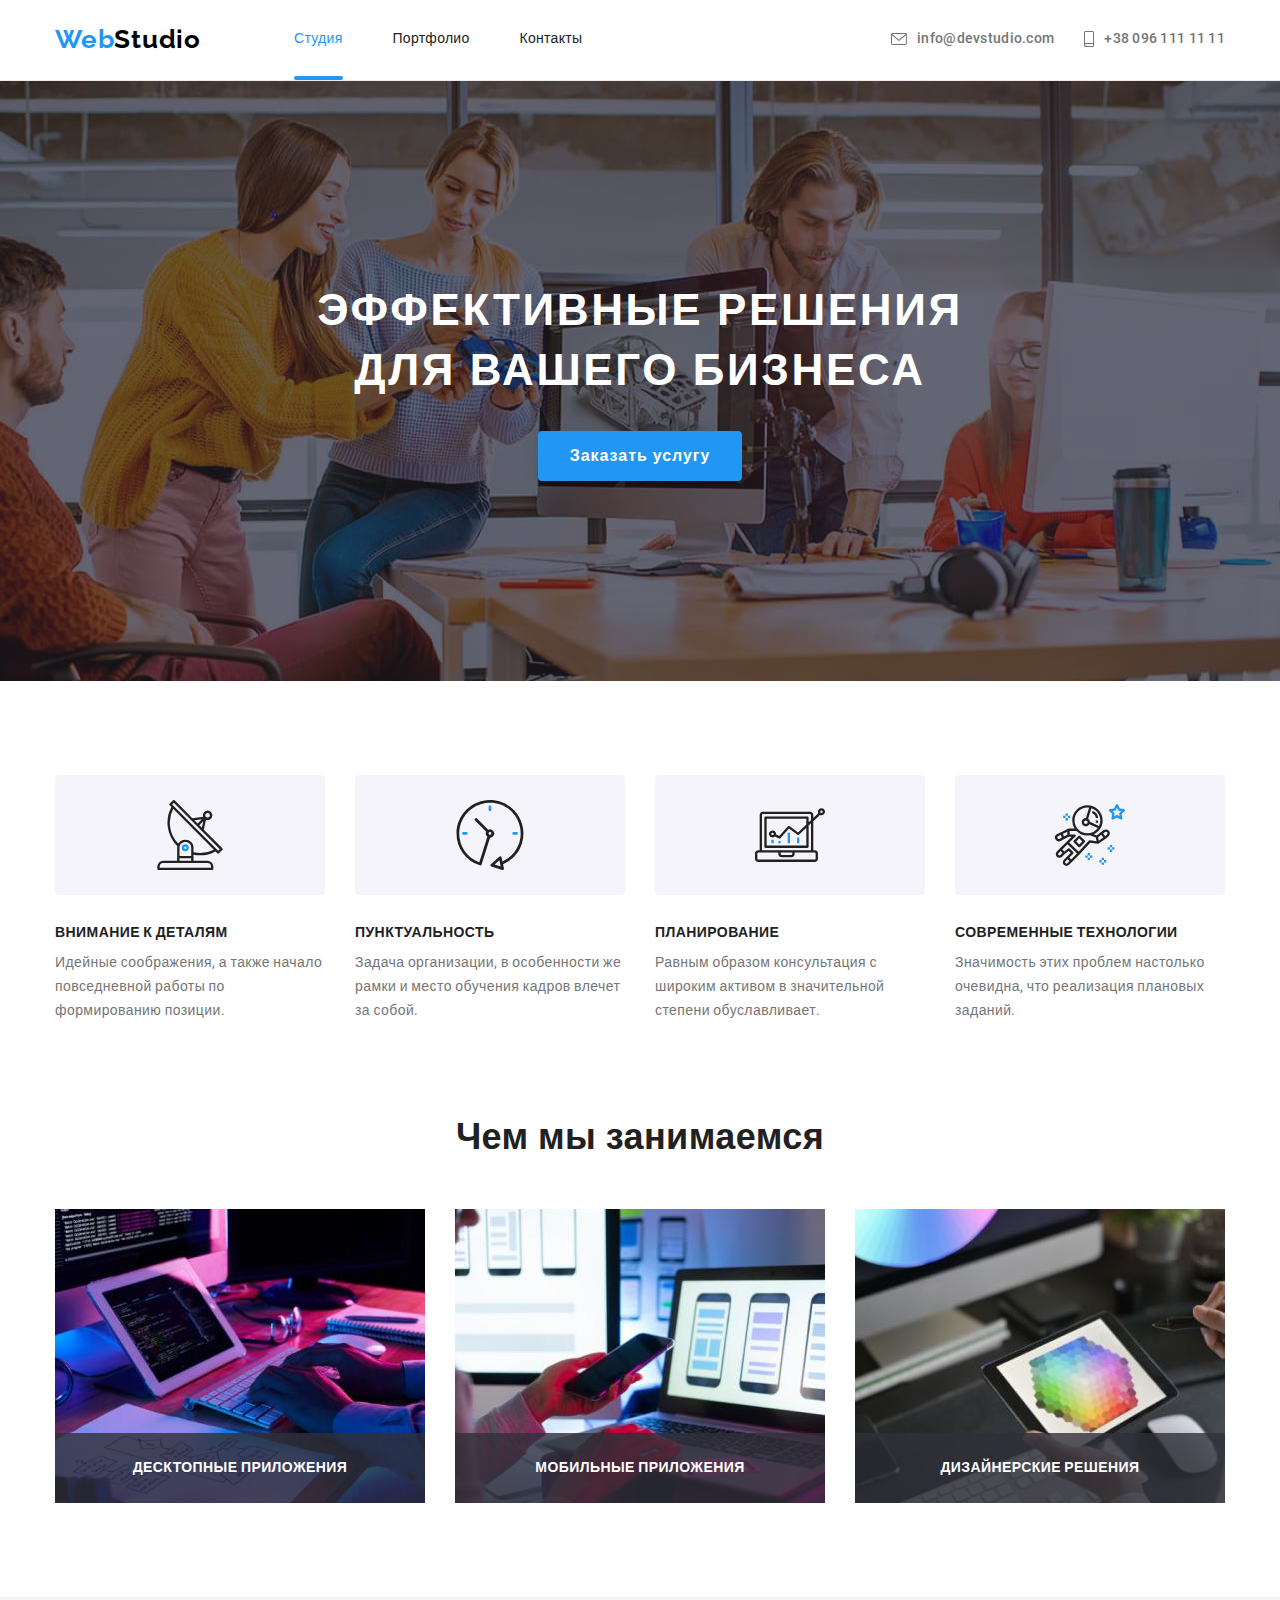
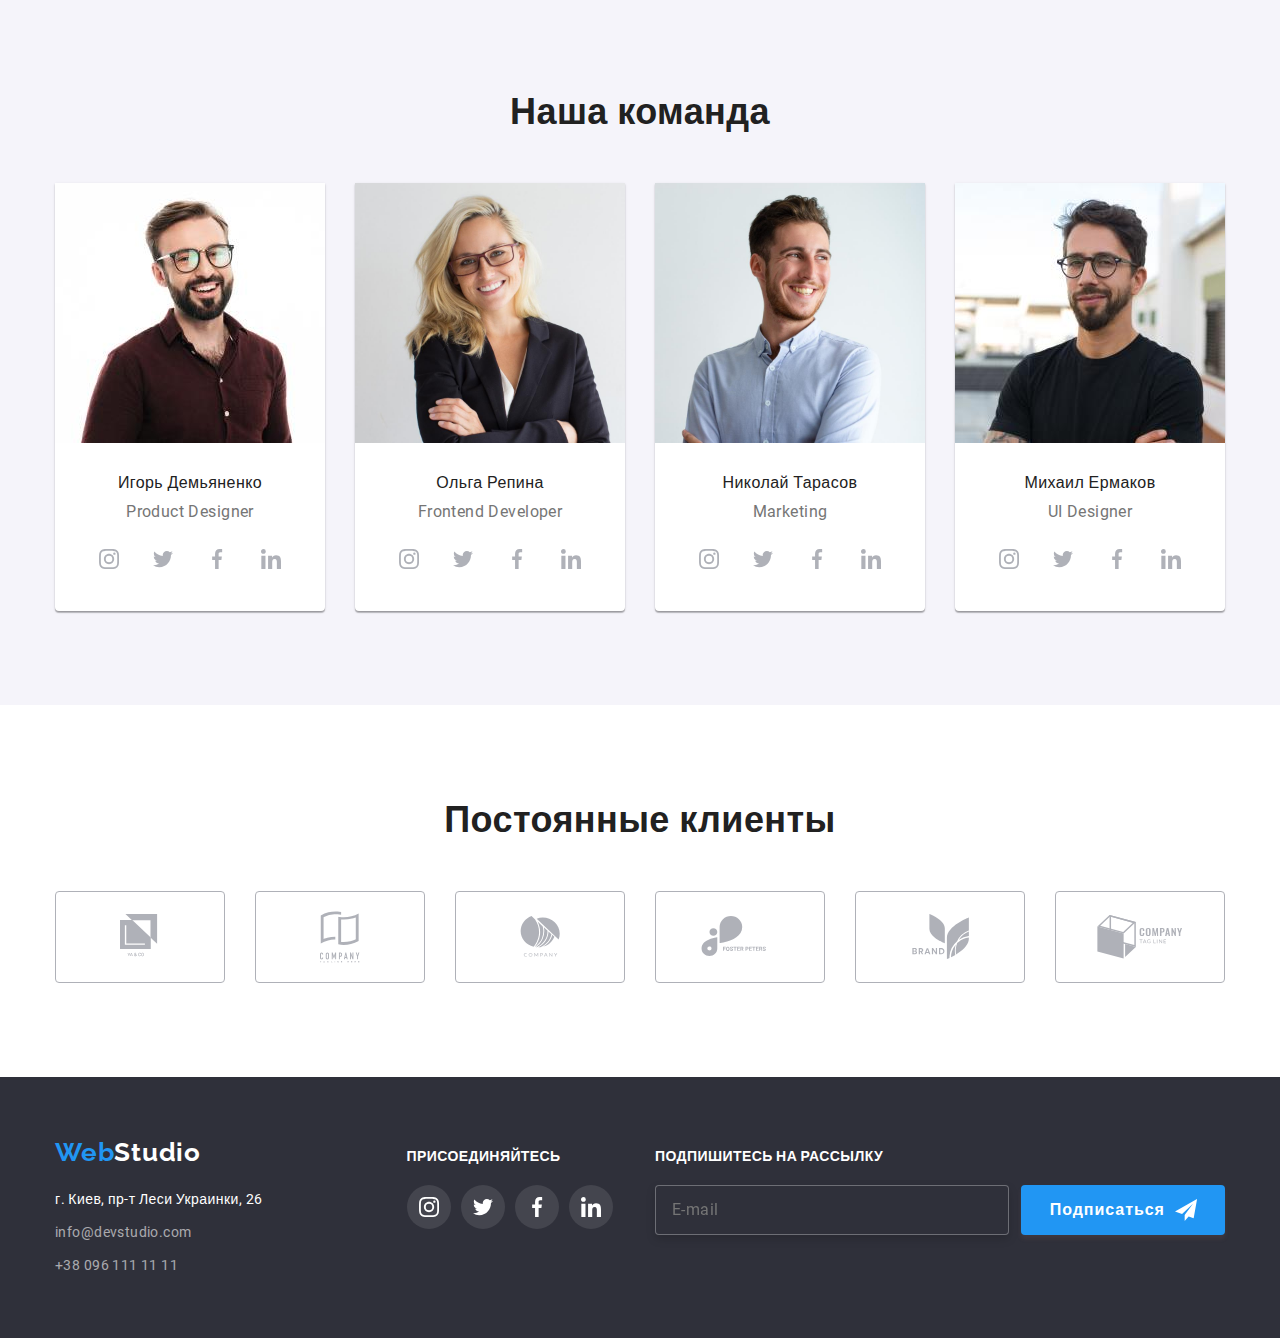
<file: index.html>
<!DOCTYPE html>
<html lang="ru">
  <head>
    <meta charset="UTF-8" />
    <meta http-equiv="X-UA-Compatible" content="IE=edge" />
    <meta name="viewport" content="width=device-width, initial-scale=1.0" />
    <title>Document</title>
    <link rel="premailling" href="https://fonts.gstatic.com" />
    <link
      href="https://fonts.googleapis.com/css2?family=Raleway:wght@700&family=Roboto:wght@400;500;700;900&display=swap"
      rel="stylesheet"
    />
    <link
      rel="stylesheet"
      href="https://cdnjs.cloudflare.com/ajax/libs/modern-normalize/1.0.0/modern-normalize.css"
      integrity="sha512-Zx6MlUMKSVJoQ+83OwhdILe8cSEsCzfqThJd7J/VA2UrK6Ctj85p+xzqfyuNXE5B1k25uUdmJ2OzItbBy9GHAQ=="
      crossorigin="anonymous"
    />
    <link rel="stylesheet" href="./css/main.min.css" />
  </head>
  <body>
    <header class="header">
      <div class="container header__container">
        <nav class="nav">
          <a class="nav__logo" href="./index.html">Web<span class="nav__logo--black">Studio</span></a>
          <ul class="nav__menu">
            <li class="nav__item">
              <a class="link nav__link nav__link--active" href="./index.html">Студия</a>
            </li>
            <li class="nav__item">
              <a class="link nav__link" href="./portfolio.html">Портфолио</a>
            </li>
            <li class="nav__item">
              <a class="link nav__link" href="#address">Контакты</a>
            </li>
          </ul>
        </nav>
        <ul class="contacts__list--flex">
          <li class="contacts__item">
            <a class="contacts__link link" href="info@devstudio.com">
              <svg width="16px" height="12px" class="contacts__icon">
                <use href="./images/icons.svg#icon-mail"></use>
              </svg>
              info@devstudio.com
            </a>
          </li>
          <li class="contacts__item">
            <a class="contacts__link contacts__link link" href="+380961111111">
              <svg width="10px" height="16px" class="contacts__icon">
                <use href="./images/icons.svg#icon-smartphone"></use>
              </svg>
              +38 096 111 11 11
            </a>
          </li>
        </ul>
      </div>
    </header>    
    <main>
      <section class="hero">
        <div class="container hero__content">
          <h1 class="hero__title">Эффективные решения для вашего бизнеса</h1>
          <button class="button" type="button" data-modal-open>Заказать услугу</button>
        </div>
        <div class="backdrop is-hidden" data-modal>
          <div class="modal">
            <h2 class="modal__title">Оставьте свои данные, мы вам перезвоним</h2>
            <div class="modal__box">   
              <form class="contact-form">     
                <div class="contact-form__field">
                  <label class="contact-form__label" for="name">Имя</label>
                  <svg width="18px" height="18px" class="contact-form__icons">
                    <use href="./images/icons.svg#icon-icon-name-user-form"></use>
                  </svg>
                  <input class="contact-form__input" type="text" name="name" id="name" pattern="[A-Za-zА-Яа-яЁё]+$" required>              
                </div>           
  
                <div class="contact-form__field">
                  <label class="contact-form__label" for="tel">Телефон</label>
                  <svg width="18px" height="18px" class="contact-form__icons">
                    <use href="./images/icons.svg#icon-icon-tel-form"></use>
                  </svg>
                  <input class="contact-form__input" type="tel" name="tel" id="tel" pattern="[0-9]{10}" required>
                </div>
  
                <div class="contact-form__field">
                  <label class="contact-form__label" for="email">Почта</label>
                  <svg width="18px" height="18px" class="contact-form__icons">
                    <use href="./images/icons.svg#icon-icon-email-form"></use>
                  </svg>
                  <input class="contact-form__input" type="email" name="email" id="email" required>
                </div>
              
                <div class="contact-form__comment">
                  <label class="contact-form__label" for="comment">Комментарий</label>
                  <textarea class="contact-form__message" name="comment" id="comment" rows="4" placeholder="Введите текст" required></textarea>
                </div>
              
                <div class="contact-form__licence">
                  <input 
                  type="checkbox" 
                  name="licence" 
                  id="licence" 
                  class="contact-form__checkbox visually-hidden" 
                  required>
                  <label 
                  for="licence"
                  class="contact-form__checkbox-label">Соглашаюсь с рассылкой и принимаю&ensp;
                  <a class="contact-form__checkbox-link" href="#">Условия договора</a>
                  </label>
                </div>
  
                <button class="button contact-form__submit" type="submit">Отправить</button>
              </form>
              <button class="modal__btn-close" data-modal-close>
                <svg width="18px" height="18px" class="modal__btn-close-icon">
                  <use href="./images/icons.svg#icon-modal-close"></use>
                </svg>
              </button>
            </div>
          </div>
        </div>
      </section>
      <section class="advantages">
        <div class="container">
          <h2 class="visually-hidden">Наши преимущества</h2>
          <ul class="advantages__list">
            <li class="advantages__item">
              <div class="advantages__img">
                <svg width="70px" height="70px" class="advantages__icon">
                  <use href=./images/icons.svg#icon-antenna></use>
                </svg>
              </div>              
              <h3 class="advantages__title">Внимание к деталям</h3>
              <p>Идейные соображения, а также начало повседневной работы по формированию позиции.</p>
            </li>
            <li class="advantages__item">
              <div class="advantages__img">
                <svg width="70px" height="70px" class="advantages__icon">
                  <use href=./images/icons.svg#icon-clock></use>
                </svg>
              </div>
              <h3 class="advantages__title">Пунктуальность</h3>
              <p>Задача организации, в особенности же рамки и место обучения кадров влечет за собой.</p>
            </li>
            <li class="advantages__item">
              <div class="advantages__img">
                <svg width="70px" height="70px" class="advantages__icon">
                  <use href=./images/icons.svg#icon-diagram></use>
                </svg>
              </div>              
              <h3 class="advantages__title">Планирование</h3>
              <p>Равным образом консультация с широким активом в значительной степени обуславливает.</p>
            </li>
            <li class="advantages__item">
              <div class="advantages__img">
                <svg width="70px" height="70px" class="advantages__icon">
                  <use href=./images/icons.svg#icon-astronaut></use>
                </svg>
              </div>
              <h3 class="advantages__title">Современные технологии</h3>
              <p>Значимость этих проблем настолько очевидна, что реализация плановых заданий.</p>
            </li>
          </ul>
        </div>
      </section>
      <section class="services">
        <div class="container">
          <h2 class="services__title">Чем мы занимаемся</h2>
          <ul class="list services__list">
            <li class="services__item">
              <div class="services__thumb">
                <img src="./images/pic1.jpg" alt="photo 1" width="370" />
                <p class="services__label">Десктопные приложения</p>
              </div>              
            </li>
            <li class="services__item">
              <div class="services__thumb">
                <img src="./images/pic2.jpg" alt="photo 2" width="370" />
                <p class="services__label">Мобильные приложения</p>
              </div>              
            </li>
            <li class="services__item">
              <div class="services__thumb">
                <img src="./images/pic3.jpg" alt="photo 3" width="370" />
                <p class="services__label">Дизайнерские решения</p>
              </div>              
            </li>
          </ul>
        </div>
      </section>
      <section class="team">
        <div class="container">
          <h2 class="team__title">Наша команда</h2>
          <ul class="team_list">
            <li class="team__item">
              <img src="./images/ProductDesigner.jpg" alt="Product Designer" width="270" />
              <div class="team__info">
                <h3 class="team__title-name">Игорь Демьяненко</h3>
                <p class="team__position" lang="en">Product Designer</p>
                <ul class="social">
                  <li class="social__item">
                    <a class="link social__link " href="https://instagram.com">
                      <svg width="20px" height="20px" class="social__icon">
                        <use href="./images/icons.svg#icon-instagram"></use>
                      </svg>
                    </a>
                  </li>
                  <li class="social__item">
                    <a class="link social__link  social__link--hover-white social__link--hover-white social__link--hover-white social__link--hover-white social__link--hover-white" href="" target="_blank" rel="noopener noreferrer">
                      <svg width="20px" height="20px" class="social__icon">
                        <use href="./images/icons.svg#icon-twitter"></use>
                      </svg>
                    </a>
                  </li>
                  <li class="social__item">
                    <a class="link social__link" href="" target="_blank" rel="noopener noreferrer">
                      <svg width="20px" height="20px" class="social__icon">
                        <use href="./images/icons.svg#icon-facebook"></use>
                      </svg>
                    </a>
                  </li>
                  <li class="social__item">
                    <a class="link social__link" href="" target="_blank" rel="noopener noreferrer">
                      <svg width="20px" height="20px" class="social__icon">
                        <use href="./images/icons.svg#icon-linkedin"></use>
                      </svg>
                    </a>
                  </li>
                </ul>
              </div>
            </li>
            <li class="team__item">
              <img src="./images/FrontendDeveloper.jpg" alt="Frontend Developer" width="270" />
              <div class="team__info">
                <h3 class="team__title-name">Ольга Репина</h3>
                <p class="team__position" lang="en">Frontend Developer</p>
                <ul class="social">
                  <li class="social__item">
                    <a class="link social__link" href="" target="_blank" rel="noopener noreferrer">
                      <svg width="20px" height="20px" class="social__icon">
                        <use href="./images/icons.svg#icon-instagram"></use>
                      </svg>
                    </a>
                  </li>
                  <li class="social__item">
                    <a class="link social__link" href="" target="_blank" rel="noopener noreferrer">
                      <svg width="20px" height="20px" class="social__icon">
                        <use href="./images/icons.svg#icon-twitter"></use>
                      </svg>
                    </a>
                  </li>
                  <li class="social__item">
                    <a class="link social__link" href="" target="_blank" rel="noopener noreferrer">
                      <svg width="20px" height="20px" class="social__icon">
                        <use href="./images/icons.svg#icon-facebook"></use>
                      </svg>
                    </a>
                  </li>
                  <li class="social__item">
                    <a class="link social__link" href="" target="_blank" rel="noopener noreferrer">
                      <svg width="20px" height="20px" class="social__icon">
                        <use href="./images/icons.svg#icon-linkedin"></use>
                      </svg>
                    </a>
                  </li>
                </ul>
              </div>
            </li>
            <li class="team__item">
              <img src="./images/Marketing.jpg" alt="Marketing" width="270" />
              <div class="team__info">
                <h3 class="team__title-name">Николай Тарасов</h3>
                <p class="team__position" lang="en">Marketing</p>
                <ul class="social">
                  <li class="social__item">
                    <a class="link social__link" href="https://instagram.com">
                      <svg width="20px" height="20px" class="social__icon">
                        <use href="./images/icons.svg#icon-instagram"></use>
                      </svg>
                    </a>
                  </li>
                  <li class="social__item">
                    <a class="link social__link" href="" target="_blank" rel="noopener noreferrer">
                      <svg width="20px" height="20px" class="social__icon">
                        <use href="./images/icons.svg#icon-twitter"></use>
                      </svg>
                    </a>
                  </li>
                  <li class="social__item">
                    <a class="link social__link" href="" target="_blank" rel="noopener noreferrer">
                      <svg width="20px" height="20px" class="social__icon">
                        <use href="./images/icons.svg#icon-facebook"></use>
                      </svg>
                    </a>
                  </li>
                  <li class="social__item">
                    <a class="link social__link" href="" target="_blank" rel="noopener noreferrer">
                      <svg width="20px" height="20px" class="social__icon">
                        <use href="./images/icons.svg#icon-linkedin"></use>
                      </svg>
                    </a>
                  </li>
                </ul>
              </div>
            </li>
            <li class="team__item">
              <img src="./images/UIDesigner.jpg" alt="UI Designer" width="270" />
              <div class="team__info">
                <h3 class="team__title-name">Михаил Ермаков</h3>
                <p class="team__position" lang="en">UI Designer</p>
                <ul class="social">
                  <li class="social__item">
                    <a class="link social__link" href="https://instagram.com" target="_blank" rel="noopener noreferrer">
                      <svg width="20px" height="20px" class="social__icon">
                        <use href="./images/icons.svg#icon-instagram"></use>
                      </svg>
                    </a>
                  </li>
                  <li class="social__item">
                    <a class="link social__link" href="" target="_blank" rel="noopener noreferrer">
                      <svg width="20px" height="20px" class="social__icon">
                        <use href="./images/icons.svg#icon-twitter"></use>
                      </svg>
                    </a>
                  </li>
                  <li class="social__item">
                    <a class="link social__link" href="" target="_blank" rel="noopener noreferrer">
                      <svg width="20px" height="20px" class="social__icon">
                        <use href="./images/icons.svg#icon-facebook"></use>
                      </svg>
                    </a>
                  </li>
                  <li class="social__item">
                    <a class="link social__link" href="" target="_blank" rel="noopener noreferrer">
                      <svg width="20px" height="20px" class="social__icon">
                        <use href="./images/icons.svg#icon-linkedin"></use>
                      </svg>
                    </a>
                  </li>
                </ul>
              </div>
            </li>
          </ul>
        </div>
      </section>
    </main>
    <section class="clients">
      <div class="container">
        <h2 class="clients__title">Постоянные клиенты</h2>
        <ul class="clients__list">
          <li class="clients__item">          
            <a class="link clients__link" href="">    
              <svg class="clients__icon" width="41px" height="47px">
                <use href="./images/icons.svg#icon-logo1"></use>
              </svg>                
            </a>          
          </li>
          <li class="clients__item">
            <a class="link clients__link" href="">    
              <svg class="clients__icon" width="40px" height="52px">
                <use href="./images/icons.svg#icon-logo2"></use>
              </svg>            
            </a>          
          </li>
          <li class="clients__item">
            <a class="link clients__link" href="">    
              <svg class="clients__icon" width="43px" height="41px">
                <use href="./images/icons.svg#icon-logo3"></use>
              </svg>
            </a>          
          </li>
          <li class="clients__item">
            <a class="link clients__link" href="">    
              <svg class="clients__icon" width="84px" height="41px">
                <use href="./images/icons.svg#icon-logo4"></use>
              </svg>
            </a>          
          </li>
          <li class="clients__item">
            <a class="link clients__link" href="">    
              <svg class="clients__icon" width="63px" height="45px">
                <use href="./images/icons.svg#icon-logo5"></use>
              </svg>           
            </a>          
          </li>
          <li class="clients__item">
            <a class="link clients__link" href="">    
              <svg class="clients__icon" width="94px" height="44px">
                <use href="./images/icons.svg#icon-logo6"></use>
              </svg>            
            </a>          
          </li>
        </ul>
      </div>      
    </section>
    <footer class="footer">
      <div class="container footer__container">
        <div class="footer__left">
          <a class="footer__logo" href="./index.html">Web<span class="footer__logo--white">Studio</span></a>
          <address class="address" id="address">
            <p class="address__mail">г. Киев, пр-т Леси Украинки, 26</p>
            <ul class="contacts__list">
              <li class="contacts__item--column"><a class="contacts__link--column link" href="mailto:info@devstudio.com">info@devstudio.com</a></li>
              <li class="contacts__item--column"><a class="contacts__link--column link" href="tel:+380961111111">+38 096 111 11 11</a></li>
            </ul>
          </address>
        </div>
        <div class="follow">
          <h3 class="follow__title">присоединяйтесь</h3>
          <ul class="social">
            <li class="social__item">
              <a class="link social__link social-link--grey" href="https://instagram.com">
                <svg width="20px" height="20px" class="social__icon">
                  <use href="./images/icons.svg#icon-instagram"></use>
                </svg>
              </a>
            </li>
            <li class="social__item">
              <a class="link social__link social-link--grey" href="" target="_blank" rel="noopener noreferrer">
                <svg width="20px" height="20px" class="social__icon">
                  <use href="./images/icons.svg#icon-twitter"></use>
                </svg>
              </a>
            </li>
            <li class="social__item">
              <a class="link social__link social-link--grey" href="" target="_blank" rel="noopener noreferrer">
                <svg width="20px" height="20px" class="social__icon">
                  <use href="./images/icons.svg#icon-facebook"></use>
                </svg>
              </a>
            </li>
            <li class="social__item">
              <a class="link social__link social-link--grey" href="" target="_blank" rel="noopener noreferrer">
                <svg width="20px" height="20px" class="social__icon">
                  <use href="./images/icons.svg#icon-linkedin"></use>
                </svg>
              </a>
            </li>
          </ul>
        </div>
        <form class="mailling">          
          <h3 class="mailling__title">Подпишитесь на рассылку</h3> 
          <div class="mailling__box">
            <label for="mailling__label"></label>
            <input id="mailling" name="email-mailling" type="email" class="mailling__input"  placeholder="E-mail">
            <button class="button mailling__btn" type="submit">Подписаться
              <svg  width="24px" height="24px" class="mailling-icon">
                <use href="./images/icons.svg#icon-icon-telegram"></use>
              </svg> 
            </button>
          </div>          
        </form> 
      </div>   
    </footer>    
    <script src="./js/modal.js"></script>
  </body>
</html>
</file>
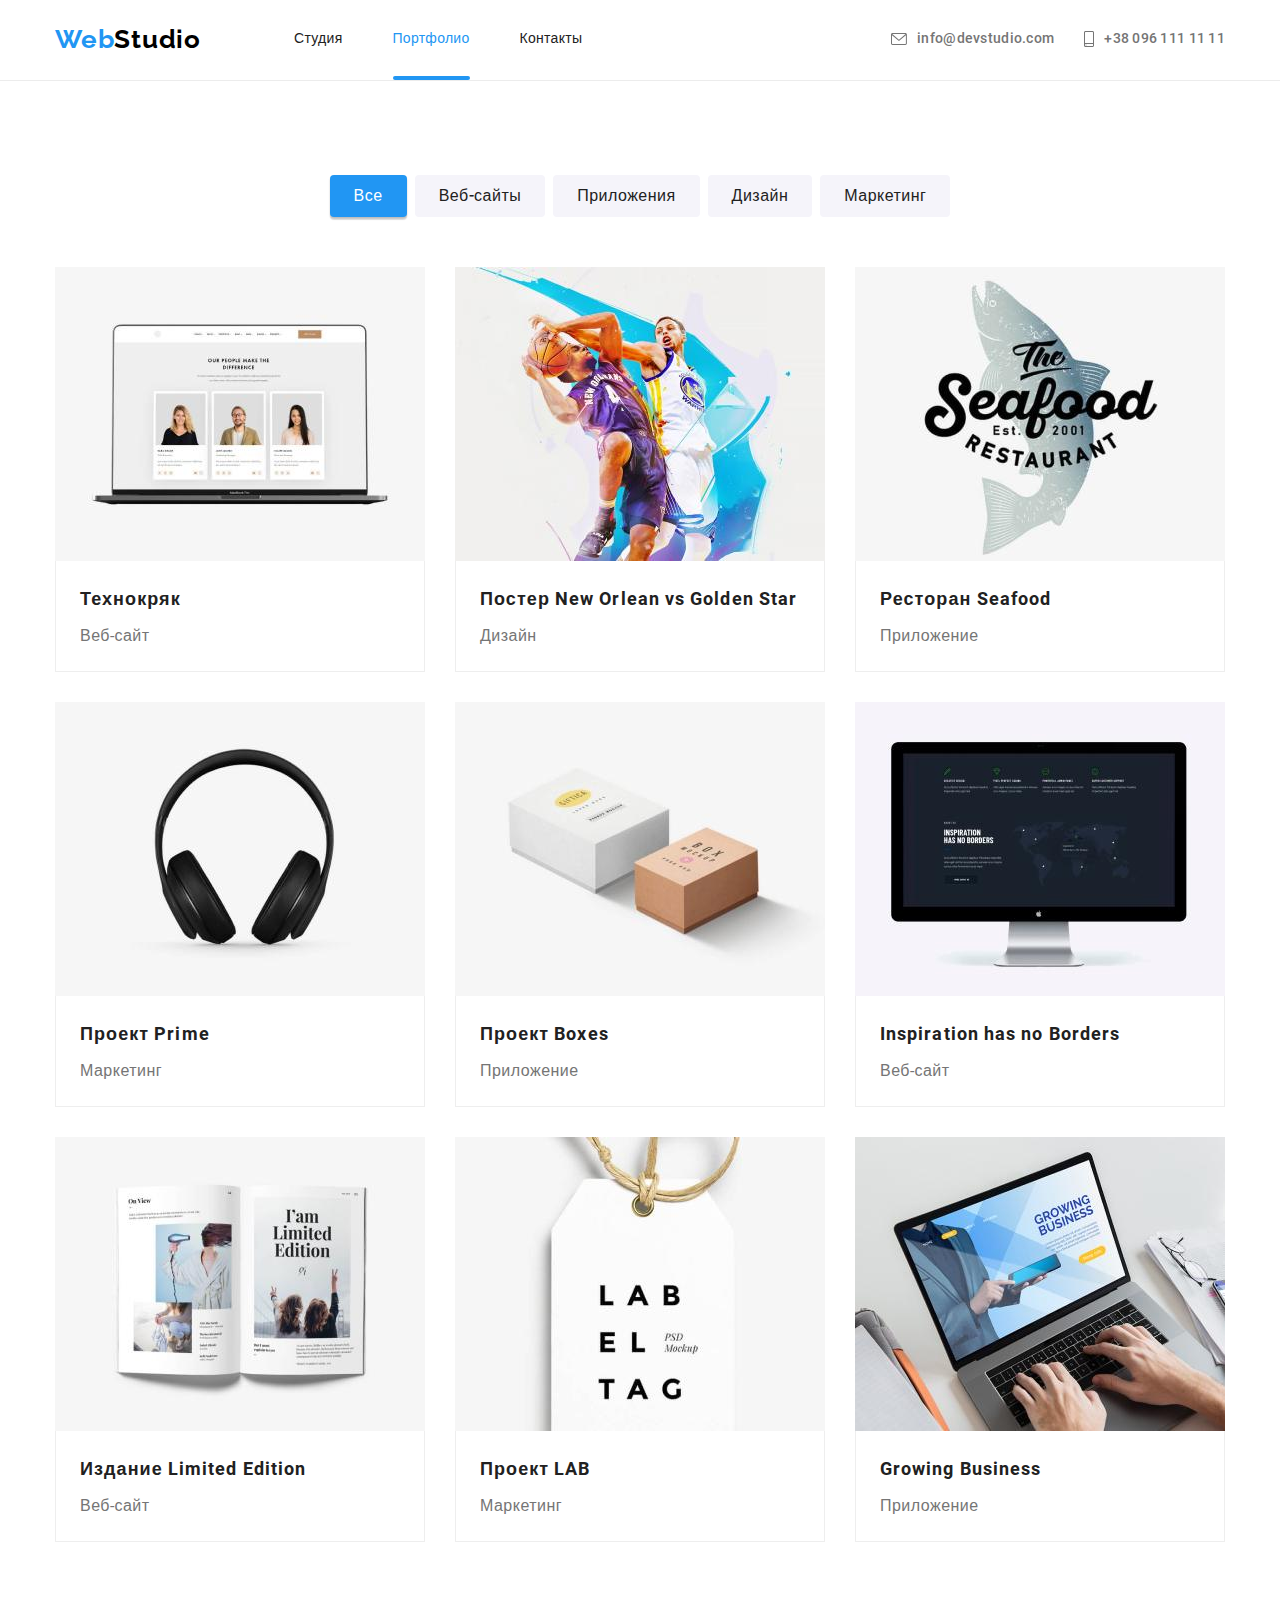
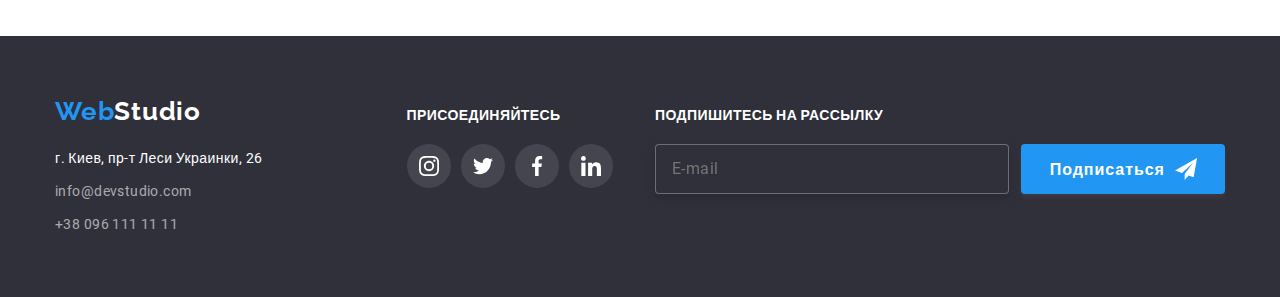
<file: portfolio.html>
<!DOCTYPE html>
<html lang="ru">
  <head>
    <meta charset="UTF-8" />
    <meta http-equiv="X-UA-Compatible" content="IE=edge" />
    <meta name="viewport" content="width=device-width, initial-scale=1.0" />
    <title>Document</title>
    <link rel="premailling" href="https://fonts.gstatic.com" />
    <link
      href="https://fonts.googleapis.com/css2?family=Raleway:wght@700&family=Roboto:wght@400;500;700;900&display=swap"
      rel="stylesheet"
    />
    <link
      rel="stylesheet"
      href="https://cdnjs.cloudflare.com/ajax/libs/modern-normalize/1.0.0/modern-normalize.css"
      integrity="sha512-Zx6MlUMKSVJoQ+83OwhdILe8cSEsCzfqThJd7J/VA2UrK6Ctj85p+xzqfyuNXE5B1k25uUdmJ2OzItbBy9GHAQ=="
      crossorigin="anonymous"
    />
    <link rel="stylesheet" href="./css/main.min.css" />
  </head>
  <body>
    <header class="header">
      <div class="container header__container">
        <nav class="nav">
          <a class="nav__logo" href="./index.html">Web<span class="nav__logo--black">Studio</span></a>
          <ul class="nav__menu">
            <li class="nav__item">
              <a class="link nav__link" href="./index.html">Студия</a>
            </li>
            <li class="nav__item">
              <a class="link nav__link nav__link--active" href="./portfolio.html">Портфолио</a>
            </li>
            <li class="nav__item">
              <a class="link nav__link" href="#address">Контакты</a>
            </li>
          </ul>
        </nav>
        <ul class="contacts__list--flex">
          <li class="contacts__item">
            <a class="contacts__link link" href="info@devstudio.com">
              <svg width="16px" height="12px" class="contacts__icon">
                <use href="./images/icons.svg#icon-mail"></use>
              </svg>
              info@devstudio.com
            </a>
          </li>
          <li class="contacts__item">
            <a class="contacts__link contacts__link link" href="+380961111111">
              <svg width="10px" height="16px" class="contacts__icon">
                <use href="./images/icons.svg#icon-smartphone"></use>
              </svg>
              +38 096 111 11 11
            </a>
          </li>
        </ul>
      </div>
    </header>
    <main>
      <section class="portfolio">
        <div class="container portfolio__container">
          <h1 class="visually-hidden">Projects</h1>
          <ul class="filter__list">
            <li class="filter__item">
              <button type="button" class="portfolio__btn portfolio__btn--active">Все</button>
            </li>
            <li class="filter__item"><button type="button" class="portfolio__btn">Веб-сайты</button></li>
            <li class="filter__item"><button type="button" class="portfolio__btn">Приложения</button></li>
            <li class="filter__item"><button type="button" class="portfolio__btn">Дизайн</button></li>
            <li class="filter__item"><button type="button" class="portfolio__btn">Маркетинг</button></li>
          </ul>
          <ul class="portfolio__list">
            <li class="portfolio__item">
              <a class="portfolio__link" href="">
                <div class="portfolio__box">
                  <img src="./images/projects/img1.jpg" alt="ноутбук со страницей веб-студии" width="370" />
                  <div class="portfolio__overlay">
                    <p>
                      Технокряк это современная площадка распространения коронавируса. Компании используют эту платформу
                      для цифрового шпионажа и атак на защищённые сервера конкурентов.
                    </p>
                  </div>
                </div>
                <div class="portfolio__info">
                  <h2 class="portfolio__title">Технокряк</h2>
                  <p class="portfolio__text">Веб-сайт</p>
                </div>
              </a>
            </li>
            <li class="portfolio__item">
              <a class="portfolio__link" href="">
                <div class="portfolio__box">
                  <img src="./images/projects/img2.jpg" alt="два баскетболиста с мячом" width="370" />
                  <div class="portfolio__overlay">
                    <p>
                      Технокряк это современная площадка распространения коронавируса. Компании используют эту платформу
                      для цифрового шпионажа и атак на защищённые сервера конкурентов.
                    </p>
                  </div>
                </div>
                <div class="portfolio__info">
                  <h2 class="portfolio__title">Постер New Orlean vs Golden Star</h2>
                  <p class="portfolio__text">Дизайн</p>
                </div>
              </a>
            </li>
            <li class="portfolio__item">
              <a class="portfolio__link" href="">
                <div class="portfolio__box">
                  <img src="./images/projects/img3.jpg" alt="рыба с логотипом" width="370" />
                  <div class="portfolio__overlay">
                    <p>
                      Технокряк это современная площадка распространения коронавируса. Компании используют эту платформу
                      для цифрового шпионажа и атак на защищённые сервера конкурентов.
                    </p>
                  </div>
                </div>
                <div class="portfolio__info">
                  <h2 class="portfolio__title">Ресторан Seafood</h2>
                  <p class="portfolio__text">Приложение</p>
                </div>
              </a>
            </li>
            <li class="portfolio__item">
              <a class="portfolio__link" href="">
                <div class="portfolio__box">
                  <img src="./images/projects/img4.jpg" alt="наушники" width="370" />
                  <div class="portfolio__overlay">
                    <p>
                      Технокряк это современная площадка распространения коронавируса. Компании используют эту платформу
                      для цифрового шпионажа и атак на защищённые сервера конкурентов.
                    </p>
                  </div>
                </div>
                <div class="portfolio__info">
                  <h2 class="portfolio__title">Проект Prime</h2>
                  <p class="portfolio__text">Маркетинг</p>
                </div>
              </a>
            </li>
            <li class="portfolio__item">
              <a class="portfolio__link" href="">
                <div class="portfolio__box">
                  <img src="./images/projects/img5.jpg" alt="две коробки" width="370" />
                  <div class="portfolio__overlay">
                    <p>
                      Технокряк это современная площадка распространения коронавируса. Компании используют эту платформу
                      для цифрового шпионажа и атак на защищённые сервера конкурентов.
                    </p>
                  </div>
                </div>
                <div class="portfolio__info">
                  <h2 class="portfolio__title">Проект Boxes</h2>
                  <p class="portfolio__text">Приложение</p>
                </div>
              </a>
            </li>
            <li class="portfolio__item">
              <a class="portfolio__link" href="">
                <div class="portfolio__box">
                  <img src="./images/projects/img6.jpg" alt="компьютер" width="370" />
                  <div class="portfolio__overlay">
                    <p>
                      Технокряк это современная площадка распространения коронавируса. Компании используют эту платформу
                      для цифрового шпионажа и атак на защищённые сервера конкурентов.
                    </p>
                  </div>
                </div>
                <div class="portfolio__info">
                  <h2 class="portfolio__title" lang="en">Inspiration has no Borders</h2>
                  <p class="portfolio__text">Веб-сайт</p>
                </div>
              </a>
            </li>
            <li class="portfolio__item">
              <a class="portfolio__link" href="">
                <div class="portfolio__box">
                  <img src="./images/projects/img7.jpg" alt="журнал" width="370" />
                  <div class="portfolio__overlay">
                    <p>
                      Технокряк это современная площадка распространения коронавируса. Компании используют эту платформу
                      для цифрового шпионажа и атак на защищённые сервера конкурентов.
                    </p>
                  </div>
                </div>
                <div class="portfolio__info">
                  <h2 class="portfolio__title">Издание Limited Edition</h2>
                  <p class="portfolio__text">Веб-сайт</p>
                </div>
              </a>
            </li>
            <li class="portfolio__item">
              <a class="portfolio__link" href="">
                <div class="portfolio__box">
                  <img src="./images/projects/img8.jpg" alt="бирка" width="370" />
                  <div class="portfolio__overlay">
                    <p>
                      Технокряк это современная площадка распространения коронавируса. Компании используют эту платформу
                      для цифрового шпионажа и атак на защищённые сервера конкурентов.
                    </p>
                  </div>
                </div>
                <div class="portfolio__info">
                  <h2 class="portfolio__title">Проект LAB</h2>
                  <p class="portfolio__text">Маркетинг</p>
                </div>
              </a>
            </li>
            <li class="portfolio__item">
              <a class="portfolio__link" href="https://">
                <div class="portfolio__box">
                  <img src="./images/projects/img9.jpg" alt="работа за ноутбуком" width="370" />
                  <div class="portfolio__overlay">
                    <p>
                      Технокряк это современная площадка распространения коронавируса. Компании используют эту платформу
                      для цифрового шпионажа и атак на защищённые сервера конкурентов.
                    </p>
                  </div>
                </div>
                <div class="portfolio__info">
                  <h2 class="portfolio__title" lang="en">Growing Business</h2>
                  <p class="portfolio__text">Приложение</p>
                </div>
              </a>
            </li>
          </ul>
        </div>
      </section>
    </main>
    <footer class="footer">
      <div class="container footer__container">
        <div class="footer__left">
          <a class="footer__logo" href="./index.html">Web<span class="footer__logo--white">Studio</span></a>
          <address class="address" id="address">
            <p class="address__mail">г. Киев, пр-т Леси Украинки, 26</p>
            <ul class="contacts__list">
              <li class="contacts__item--column"><a class="contacts__link--column link" href="mailto:info@devstudio.com">info@devstudio.com</a></li>
              <li class="contacts__item--column"><a class="contacts__link--column link" href="tel:+380961111111">+38 096 111 11 11</a></li>
            </ul>
          </address>
        </div>
        <div class="follow">
          <h3 class="follow__title">присоединяйтесь</h3>
          <ul class="social footer__social">
            <li class="social__item">
              <a class="link social__link social-link--grey" href="https://instagram.com">
                <svg width="20px" height="20px" class="social__icon">
                  <use href="./images/icons.svg#icon-instagram"></use>
                </svg>
              </a>
            </li>
            <li class="social__item">
              <a class="link social__link social-link--grey" href="" target="_blank" rel="noopener noreferrer">
                <svg width="20px" height="20px" class="social__icon">
                  <use href="./images/icons.svg#icon-twitter"></use>
                </svg>
              </a>
            </li>
            <li class="social__item">
              <a class="link social__link social-link--grey" href="" target="_blank" rel="noopener noreferrer">
                <svg width="20px" height="20px" class="social__icon">
                  <use href="./images/icons.svg#icon-facebook"></use>
                </svg>
              </a>
            </li>
            <li class="social__item">
              <a class="link social__link social-link--grey" href="" target="_blank" rel="noopener noreferrer">
                <svg width="20px" height="20px" class="social__icon">
                  <use href="./images/icons.svg#icon-linkedin"></use>
                </svg>
              </a>
            </li>
          </ul>
        </div>
        <form class="mailling">          
          <h3 class="mailling__title">Подпишитесь на рассылку</h3> 
          <div class="mailling__box">
            <label for="mailling__label"></label>
            <input id="mailling" name="email-mailling" type="email" class="mailling__input"  placeholder="E-mail">
            <button class="button mailling__btn" type="submit">Подписаться
              <svg  width="24px" height="24px" class="mailling-icon">
                <use href="./images/icons.svg#icon-icon-telegram"></use>
              </svg> 
            </button>
          </div>          
        </form> 
      </div>   
    </footer> 
  </body>
</html>
</file>
<file: css/main.min.css>
@font-face{font-family:'Roboto';font-style:normal;font-weight:400;src:url("../fonts/roboto-v27-latin-regular.eot");src:local(""),url("../fonts/roboto-v27-latin-regular.eot?#iefix") format("embedded-opentype"),url("../fonts/roboto-v27-latin-regular.woff2") format("woff2"),url("../fonts/roboto-v27-latin-regular.woff") format("woff"),url("../fonts/roboto-v27-latin-regular.ttf") format("truetype"),url("../fonts/roboto-v27-latin-regular.svg#Roboto") format("svg")}@font-face{font-family:'Roboto';font-style:normal;font-weight:500;src:url("../fonts/roboto-v27-latin-500.eot");src:local(""),url("../fonts/roboto-v27-latin-500.eot?#iefix") format("embedded-opentype"),url("../fonts/roboto-v27-latin-500.woff2") format("woff2"),url("../fonts/roboto-v27-latin-500.woff") format("woff"),url("../fonts/roboto-v27-latin-500.ttf") format("truetype"),url("../fonts/roboto-v27-latin-500.svg#Roboto") format("svg")}@font-face{font-family:'Roboto';font-style:normal;font-weight:700;src:url("../fonts/roboto-v27-latin-700.eot");src:local(""),url("../fonts/roboto-v27-latin-700.eot?#iefix") format("embedded-opentype"),url("../fonts/roboto-v27-latin-700.woff2") format("woff2"),url("../fonts/roboto-v27-latin-700.woff") format("woff"),url("../fonts/roboto-v27-latin-700.ttf") format("truetype"),url("../fonts/roboto-v27-latin-700.svg#Roboto") format("svg")}@font-face{font-family:'Roboto';font-style:normal;font-weight:900;src:url("../fonts/roboto-v27-latin-900.eot");src:local(""),url("../fonts/roboto-v27-latin-900.eot?#iefix") format("embedded-opentype"),url("../fonts/roboto-v27-latin-900.woff2") format("woff2"),url("../fonts/roboto-v27-latin-900.woff") format("woff"),url("../fonts/roboto-v27-latin-900.ttf") format("truetype"),url("../fonts/roboto-v27-latin-900.svg#Roboto") format("svg")}@font-face{font-family:'Raleway';font-style:normal;font-weight:700;src:url("../fonts/raleway-v19-latin-700.eot");src:local(""),url("../fonts/raleway-v19-latin-700.eot?#iefix") format("embedded-opentype"),url("../fonts/raleway-v19-latin-700.woff2") format("woff2"),url("../fonts/raleway-v19-latin-700.woff") format("woff"),url("../fonts/raleway-v19-latin-700.ttf") format("truetype"),url("../fonts/raleway-v19-latin-700.svg#Raleway") format("svg")}/*! modern-normalize v1.0.0 | MIT License | https://github.com/sindresorhus/modern-normalize */*,*::before,*::after{box-sizing:border-box}:root{-moz-tab-size:4;tab-size:4}html{line-height:1.15;-webkit-text-size-adjust:100%}body{margin:0}body{font-family:system-ui,-apple-system,"Segoe UI",Roboto,Helvetica,Arial,sans-serif,"Apple Color Emoji","Segoe UI Emoji"}hr{height:0;color:inherit}abbr[title]{text-decoration:underline dotted}b,strong{font-weight:bolder}code,kbd,samp,pre{font-family:ui-monospace, SFMono-Regular, Consolas, 'Liberation Mono', Menlo, monospace;font-size:1em}small{font-size:80%}sub,sup{font-size:75%;line-height:0;position:relative;vertical-align:baseline}sub{bottom:-0.25em}sup{top:-0.5em}table{text-indent:0;border-color:inherit}button,input,optgroup,select,textarea{font-family:inherit;font-size:100%;line-height:1.15;margin:0}button,select{text-transform:none}button,[type='button'],[type='reset'],[type='submit']{-webkit-appearance:button}::-moz-focus-inner{border-style:none;padding:0}:-moz-focusring{outline:1px dotted ButtonText}:-moz-ui-invalid{box-shadow:none}legend{padding:0}progress{vertical-align:baseline}::-webkit-inner-spin-button,::-webkit-outer-spin-button{height:auto}[type='search']{-webkit-appearance:textfield;outline-offset:-2px}::-webkit-search-decoration{-webkit-appearance:none}::-webkit-file-upload-button{-webkit-appearance:button;font:inherit}summary{display:list-item}:root{--main-cl: #ffffff;--main-txt-cl: #757575;--title-cl: #212121;--accent-cl: #2196f3;--dark-bg-cl: #2f303a;--team-button-bg: #f5f4fa;--footer-link-cl: rgba(255, 255, 255, 0.6);--icon-color: #afb1b8;--line-cl: #ececec;--overlay-bg: rgba(33, 150, 243, 0.9);--modal-bg: rgba(0, 0, 0, 0.2);--border-form: rgba(33, 33, 33, 0.2);--placeholder-color: rgba(117, 117, 117, 0.5);--header__logo-color: black;--main-font: 'Roboto', sans-serif;--logo-font: 'Raleway', sans-serif}html{box-sizing:border-box}*,*::before,*::after{box-sizing:inherit}h1,h2,h3,p{margin-top:0}p{margin-bottom:0}h2,h3{color:var(--title-cl)}img{display:block;height:auto}ul{list-style:none;margin:0;padding:0}.link{color:var(--title-cl);text-decoration:none;transition:color 250ms cubic-bezier(0.4, 0, 0.2, 1)}.link:hover,.link:focus{color:var(--accent-cl)}.visually-hidden{position:absolute !important;clip:rect(1px 1px 1px 1px);clip:rect(1px, 1px, 1px, 1px);padding:0 !important;border:0 !important;height:1px !important;width:1px !important;overflow:hidden}body{font-family:var(--main-font);font-style:normal;font-weight:normal;font-size:14px;line-height:1.71;letter-spacing:0.03em;color:var(--main-txt-cl)}.container{width:1200px;padding-left:15px;padding-right:15px;margin-left:auto;margin-right:auto}.contacts__list--flex{display:flex;align-items:center;flex-direction:row}.contacts__item{font-weight:500;font-size:14px;line-height:1.14;letter-spacing:0.02em}.contacts__item:not(:first-child){margin-left:30px}.contacts__link{display:flex;align-items:center;color:var(--main-txt-cl)}.contacts__icon{fill:currentColor;margin-right:10px}.contacts__item--column:not(:last-child){margin-bottom:9px}.contacts__link--column{font-weight:400;line-height:1.71;letter-spacing:0.03em;color:var(--footer-link-cl)}.nav{display:flex;font-weight:500;font-size:14px;line-height:1.14;letter-spacing:0.02em}.nav__menu{display:flex;align-items:center;margin-right:auto}.nav__item:not(:last-child){margin-right:50px}.nav__logo,.footer__logo{margin-right:93px}.nav__link--active{color:var(--accent-cl);position:relative}.nav__link--active::after{content:'';display:block;width:100%;height:4px;background:var(--accent-cl);border-radius:2px;position:absolute;top:46px}.nav__logo,.footer__logo{display:block;font-family:var(--logo-font);font-weight:700;font-size:26px;line-height:1.19;letter-spacing:0.03em;color:var(--accent-cl);text-decoration:none}.nav__logo--black{color:var(--header__logo-color)}.footer__logo{margin-bottom:20px}.footer__logo--white{color:var(--main-cl)}.button{display:block;min-width:200px;min-height:50px;background-color:var(--accent-cl);color:var(--main-cl);font-weight:700;font-size:16px;line-height:1.88;text-align:center;letter-spacing:0.06em;cursor:pointer;border:none;border-radius:4px;box-shadow:0px 4px 4px rgba(0,0,0,0.15);padding:10px 32px;margin-left:auto;margin-right:auto;transition:box-shadow 250ms cubic-bezier(0.4, 0, 0.2, 1)}.button:hover,.button:focus{box-shadow:0px 3px 1px rgba(0,0,0,0.1),0px 1px 2px rgba(0,0,0,0.08),0px 2px 2px rgba(0,0,0,0.12)}.portfolio__btn{background-color:var(--team-button-bg);font-weight:500;font-size:16px;line-height:1.63;text-align:center;letter-spacing:0.03em;color:var(--title-cl);cursor:pointer;border-radius:4px;border-color:transparent;padding:6px 22px;transition:background-color 250ms cubic-bezier(0.4, 0, 0.2, 1),color 250ms cubic-bezier(0.4, 0, 0.2, 1),box-shadow 250ms cubic-bezier(0.4, 0, 0.2, 1)}.portfolio__btn--active,.portfolio__btn:hover,.portfolio__btn:focus,.portfolio__btn--active:hover,.portfolio__btn--active:focus{outline:var(--accent-cl);background-color:var(--accent-cl);color:var(--main-cl);border-radius:4px;box-shadow:0px 3px 1px rgba(0,0,0,0.1),0px 1px 2px rgba(0,0,0,0.08),0px 2px 2px rgba(0,0,0,0.12)}.mailling__btn{display:flex;align-items:center;min-width:200px;font-weight:700;font-size:16px;line-height:1.7;background-color:var(--accent-cl);color:var(--main-cl);box-shadow:0px 4px 4px rgba(146,104,104,0.15);border-radius:4px;padding:10px 28px 10px 29px;margin-left:12px}.backdrop{position:fixed;top:0;left:0;width:100%;height:100%;background-color:var(--modal-bg);z-index:1;opacity:1;transition:opacity 250ms cubic-bezier(0.4, 0, 0.2, 1)}.backdrop.is-hidden{opacity:0;visibility:hidden;pointer-events:none}.backdrop.is-hidden .modal{transform:translate(-50%, -50%) scale(0.9)}.modal{position:absolute;top:50%;left:50%;transform:translate(-50%, -50%) scale(1);width:528px;height:581px;background-color:var(--main-cl);box-shadow:0px 1px 3px rgba(0,0,0,0.12),0px 1px 1px rgba(0,0,0,0.14),0px 2px 1px rgba(0,0,0,0.2);border-radius:4px;transition:transform 2500ms cubic-bezier(0.4, 0, 0.2, 1),visibility 250ms cubic-bezier(0.4, 0, 0.2, 1)}.modal__title{display:block;font-weight:700;font-size:20px;line-height:1.15;text-align:center;letter-spacing:0.03em;margin-top:40px;margin-right:39px;margin-left:41px;margin-bottom:0px}.modal__box{display:flex;flex-direction:column;margin:12px 40px 40px 40px}.contact-form__field{position:relative;margin-bottom:10px;transition:fill 250ms cubic-bezier(0.4, 0, 0.2, 1)}.contact-form__field:focus-within,.contact-form__field:hover{fill:var(--accent-cl)}.contact-form__comment{margin-bottom:20px}.contact-form__message{display:block;width:100%;height:120px;transition:border 250ms cubic-bezier(0.4, 0, 0.2, 1),border-radius 250ms cubic-bezier(0.4, 0, 0.2, 1);resize:none}.contact-form__message:placeholder-shown{font-size:12px;line-height:1.17;letter-spacing:0.01em;color:var(--placeholder-color);padding-top:12px;padding-left:16px}.contact-form__message:not(:placeholder-shown){font-size:12px;line-height:1.17;letter-spacing:0.01em;color:var(--main-txt-cl);padding-top:12px;padding-left:16px}.contact-form__label{display:block;font-size:12px;line-height:1.17;letter-spacing:0.01em;margin-bottom:4px}.contact-form__input{display:block;width:100%;height:40px;border:1px solid rgba(33,33,33,0.2);border-radius:4px;padding-left:42px;transition:border 250ms cubic-bezier(0.4, 0, 0.2, 1),border-radius 250ms cubic-bezier(0.4, 0, 0.2, 1),-webkit-text-fill-color 250ms cubic-bezier(0.4, 0, 0.2, 1),-webkit-box-shadow 250ms cubic-bezier(0.4, 0, 0.2, 1)}.contact-form__input:-webkit-autofill,.contact-form__input:-webkit-autofill:hover,.contact-form__input:-webkit-autofill:focus{-webkit-text-fill-color:var(--main-txt-cl);-webkit-box-shadow:0 0 0px 1000px var(--main-cl) inset}.contact-form__input:focus,.contact-form__input:hover{outline-style:none;border:1px solid var(--accent-cl);border-radius:4px;cursor:pointer}.contact-form__icons{position:absolute;display:inline-block;top:29px;left:12px}.contact-form__message{border-color:var(--border-form);border-radius:4px}.contact-form__message:focus,.contact-form__message:hover{outline-style:none;border:1px solid var(--accent-cl);border-radius:4px;cursor:pointer}.contact-form__checkbox-label{display:flex;align-items:center;margin-left:16px}.contact-form__checkbox-label::before{content:'';display:inline-block;width:16px;height:16px;border:1px solid var(--icon-color);border-radius:3px;margin-right:8px;transition:background 250ms cubic-bezier(0.4, 0, 0.2, 1),border 250ms cubic-bezier(0.4, 0, 0.2, 1)}.contact-form__checkbox:checked+.contact-form__checkbox-label::before{background-image:url(../images/icon-vector-checkbox.svg);background-repeat:no-repeat;background-position:center;background-size:contain;background-color:var(--accent-cl);border-color:var(--accent-cl);margin-right:8px}.contact-form__checkbox:focus+.contact-form__checkbox-label::before,.contact-form__checkbox:hover+.contact-form__checkbox-label::before{border:1px solid var(--accent-cl);cursor:pointer}.contact-form__checkbox-link{color:var(--accent-cl)}.contact-form__submit{margin-top:30px}.modal__btn-close{position:absolute;top:8px;right:8px;width:30px;height:30px;background-color:var(--main-cl);border:1px solid rgba(0,0,0,0.1);border-radius:50%;transition:fill 250ms cubic-bezier(0.4, 0, 0.2, 1)}.modal__btn-close:hover,.modal__btn-close:focus{cursor:pointer;fill:var(--accent-cl)}.modal__btn-close-icon{position:absolute;top:50%;left:50%;transform:translate(-50%, -50%)}.social{display:flex;justify-content:center}.social__item{width:44px;height:44px}.social__item:not(:last-child){margin-right:10px}.social__link{display:flex;width:100%;height:100%;border-radius:50%;background-color:var(--main-cl);color:var(--icon-color);justify-content:center;align-items:center;transition:background-color 250ms cubic-bezier(0.4, 0, 0.2, 1),color 250ms cubic-bezier(0.4, 0, 0.2, 1)}.social__link:hover,.social__link:focus{background-color:var(--accent-cl);color:var(--main-cl)}.social-link--grey{background-color:rgba(255,255,255,0.1);color:var(--main-cl)}.social__icon{fill:currentColor}.header__container{display:flex;align-items:center;padding-top:24px;padding-bottom:25px;justify-content:space-between}.header::after{content:'';display:block;height:1px;background-color:var(--line-cl)}.hero__title{font-weight:900;font-size:44px;line-height:1.36;text-align:center;letter-spacing:0.06em;text-transform:uppercase;color:var(--main-cl);margin-left:auto;margin-right:auto;margin-bottom:30px;max-width:696px}.advantages__title{font-size:14px;line-height:1.14;text-transform:uppercase;margin-bottom:10px}.services__title{font-weight:700;font-size:36px;line-height:1.17;text-align:center;margin-bottom:50px}.team__title{font-weight:700;font-size:36px;line-height:1.17;text-align:center;margin-bottom:50px}.team__title-name{font-weight:500;font-size:16px;line-height:1.19;margin-bottom:10px}.clients__title{font-weight:700;font-size:36px;line-height:1.17;text-align:center;margin-bottom:50px}.portfolio__title{color:var(--title-cl);font-weight:700;font-size:18px;line-height:2;letter-spacing:0.06em;margin-bottom:4px;text-align:left}.mailling__title{width:100%;text-align:left;font-weight:700;font-size:14px;line-height:1.14;letter-spacing:0.03em;text-transform:uppercase;color:var(--main-cl);margin-bottom:20px}.follow__title{font-weight:700;font-size:14px;line-height:1.14;letter-spacing:0.03em;text-transform:uppercase;color:var(--main-cl);margin-bottom:20px}.hero{background-color:var(--dark-bg-cl);background-image:linear-gradient(to right, rgba(47,48,58,0.4), rgba(47,48,58,0.4)),url(../images/bg-img.jpg);background-repeat:no-repeat;background-position:50% 50%;background-size:1600px 600px}.hero__content{padding-top:200px;padding-bottom:200px}.advantages{padding-top:94px;padding-bottom:94px}.advantages__list{display:flex}.advantages__img{display:flex;justify-content:center;align-items:center;background-color:var(--team-button-bg);border-radius:4px;width:270px;height:120px;margin-bottom:30px}.advantages__item{flex-basis:calc((100% - 4 * 30px) / 4)}.advantages__item:not(:last-child){margin-right:30px}.services{padding-top:94px;padding-bottom:94px;padding-top:0}.services__list{display:flex}.services__item{flex-basis:calc((100% - 90px) / 3)}.services__item:not(:last-child){margin-right:30px}.services__thumb{position:relative}.services__label{position:absolute;bottom:0;width:370px;height:70px;color:var(--main-cl);font-weight:700;font-size:14px;line-height:1.14;text-align:center;letter-spacing:0.03em;text-transform:uppercase;background:rgba(47,48,58,0.8);padding-top:27px;padding-bottom:27px}.team{padding-top:94px;padding-bottom:94px;background-color:var(--team-button-bg)}.team_list{display:flex}.team__item{flex-basis:calc((100% - 4 * 30px) / 4);text-align:center;width:calc(100% / 12 * 3);box-shadow:0px 1px 3px rgba(0,0,0,0.12),0px 1px 1px rgba(0,0,0,0.14),0px 2px 1px rgba(0,0,0,0.2);border-radius:0px 0px 4px 4px;background-color:var(--main-cl)}.team__item:not(:last-child){margin-right:30px}.team__info{padding-top:30px;padding-bottom:30px}.team__position{font-size:16px;line-height:1.19;color:var(--main-txt-cl);margin-bottom:16px}.clients{padding-top:94px;padding-bottom:94px}.clients__list{display:flex;justify-content:center;align-items:center}.clients__item{width:170px;height:92px}.clients__item:not(:last-child){margin-right:30px}.clients__link{display:flex;justify-content:center;align-items:center;height:100%;border:1px solid #afb1b8;box-sizing:border-box;border-radius:4px;color:var(--icon-color);transition:border-color 250ms cubic-bezier(0.4, 0, 0.2, 1),color 250ms cubic-bezier(0.4, 0, 0.2, 1)}.clients__link:hover,.clients__link:focus{color:var(--accent-cl);border-color:var(--accent-cl)}.clients__icon{fill:currentColor}.portfolio{padding-top:94px;padding-bottom:94px}.filter__list{display:flex;align-items:center;justify-content:center;margin-bottom:50px}.filter__item:not(:last-child){margin-right:8px}.portfolio__list{display:flex;flex-wrap:wrap;padding:0;margin:0}.portfolio__item{flex-basis:calc((100% - 3 * 30px) / 3);margin-right:30px;margin-bottom:30px}.portfolio__item:nth-child(3n){margin-right:0}.portfolio__item:nth-last-child(-n+3){margin-bottom:0}.portfolio__btn--active{background-color:var(--accent-cl);color:var(--main-cl);transition:background-color 250ms cubic-bezier(0.4, 0, 0.2, 1),color 250ms cubic-bezier(0.4, 0, 0.2, 1),box-shadow 250ms cubic-bezier(0.4, 0, 0.2, 1)}.portfolio__link{display:block;text-decoration:none;transition:box-shadow 250ms cubic-bezier(0.4, 0, 0.2, 1)}.portfolio__link:hover,.portfolio__link:focus{box-shadow:0px 1px 1px rgba(0,0,0,0.12),0px 4px 4px rgba(0,0,0,0.06),1px 4px 6px rgba(0,0,0,0.16)}.portfolio__link:hover .portfolio__overlay,.portfolio__link:focus .portfolio__overlay{opacity:1;transform:translateY(0)}.portfolio__box{position:relative;overflow:hidden}.portfolio__overlay{position:absolute;top:0;left:0;color:var(--main-cl);background:var(--overlay-bg);font-size:18px;line-height:1.56;letter-spacing:0.03em;width:100%;height:100%;opacity:0;padding:63px 24px;transform:translateY(100%);transition:transform 250ms cubic-bezier(0.4, 0, 0.2, 1),opacity 250ms cubic-bezier(0.4, 0, 0.2, 1)}.portfolio__info{border-left:1px solid #eeeeee;border-right:1px solid #eeeeee;border-bottom:1px solid #eeeeee;padding:20px 24px}.portfolio__text{font-size:16px;line-height:1.88;letter-spacing:0.03em;color:var(--main-txt-cl)}.footer{display:flex;justify-content:space-between;background-color:var(--dark-bg-cl);background-repeat:no-repeat;background-position:50% 50%;background-size:1600px 600px;padding-top:60px;padding-bottom:60px}.address{font-style:inherit;color:var(--contacts-link-cl)}.footer__container{display:flex;align-items:baseline;justify-content:space-between}.address__mail{color:var(--main-cl);margin-bottom:9px}.follow{margin-left:70px}.mailling__box{display:flex;justify-content:flex-end;width:570px}.mailling__input{display:inline-block;width:358px;font-size:16px;line-height:1.25;align-items:center;letter-spacing:0.03em;color:var(--contacts-link-cl);background-color:var(--dark-bg-cl);border:1px solid rgba(255,255,255,0.3);filter:drop-shadow(0px 4px 4px rgba(0,0,0,0.15));border-radius:4px;margin:0;padding-left:16px}.mailling__input:-webkit-autofill,.mailling__input:-webkit-autofill:hover,.mailling__input:-webkit-autofill:focus{-webkit-text-fill-color:var(--main-cl);-webkit-box-shadow:0 0 0px 1000px var(--dark-bg-cl) inset}.mailling__input:not(:placeholder-shown){color:var(--main-cl)}.mailling-icon{display:block;fill:var(--main-cl);margin-left:10px}
/*# sourceMappingURL=main.min.css.map */
</file>
